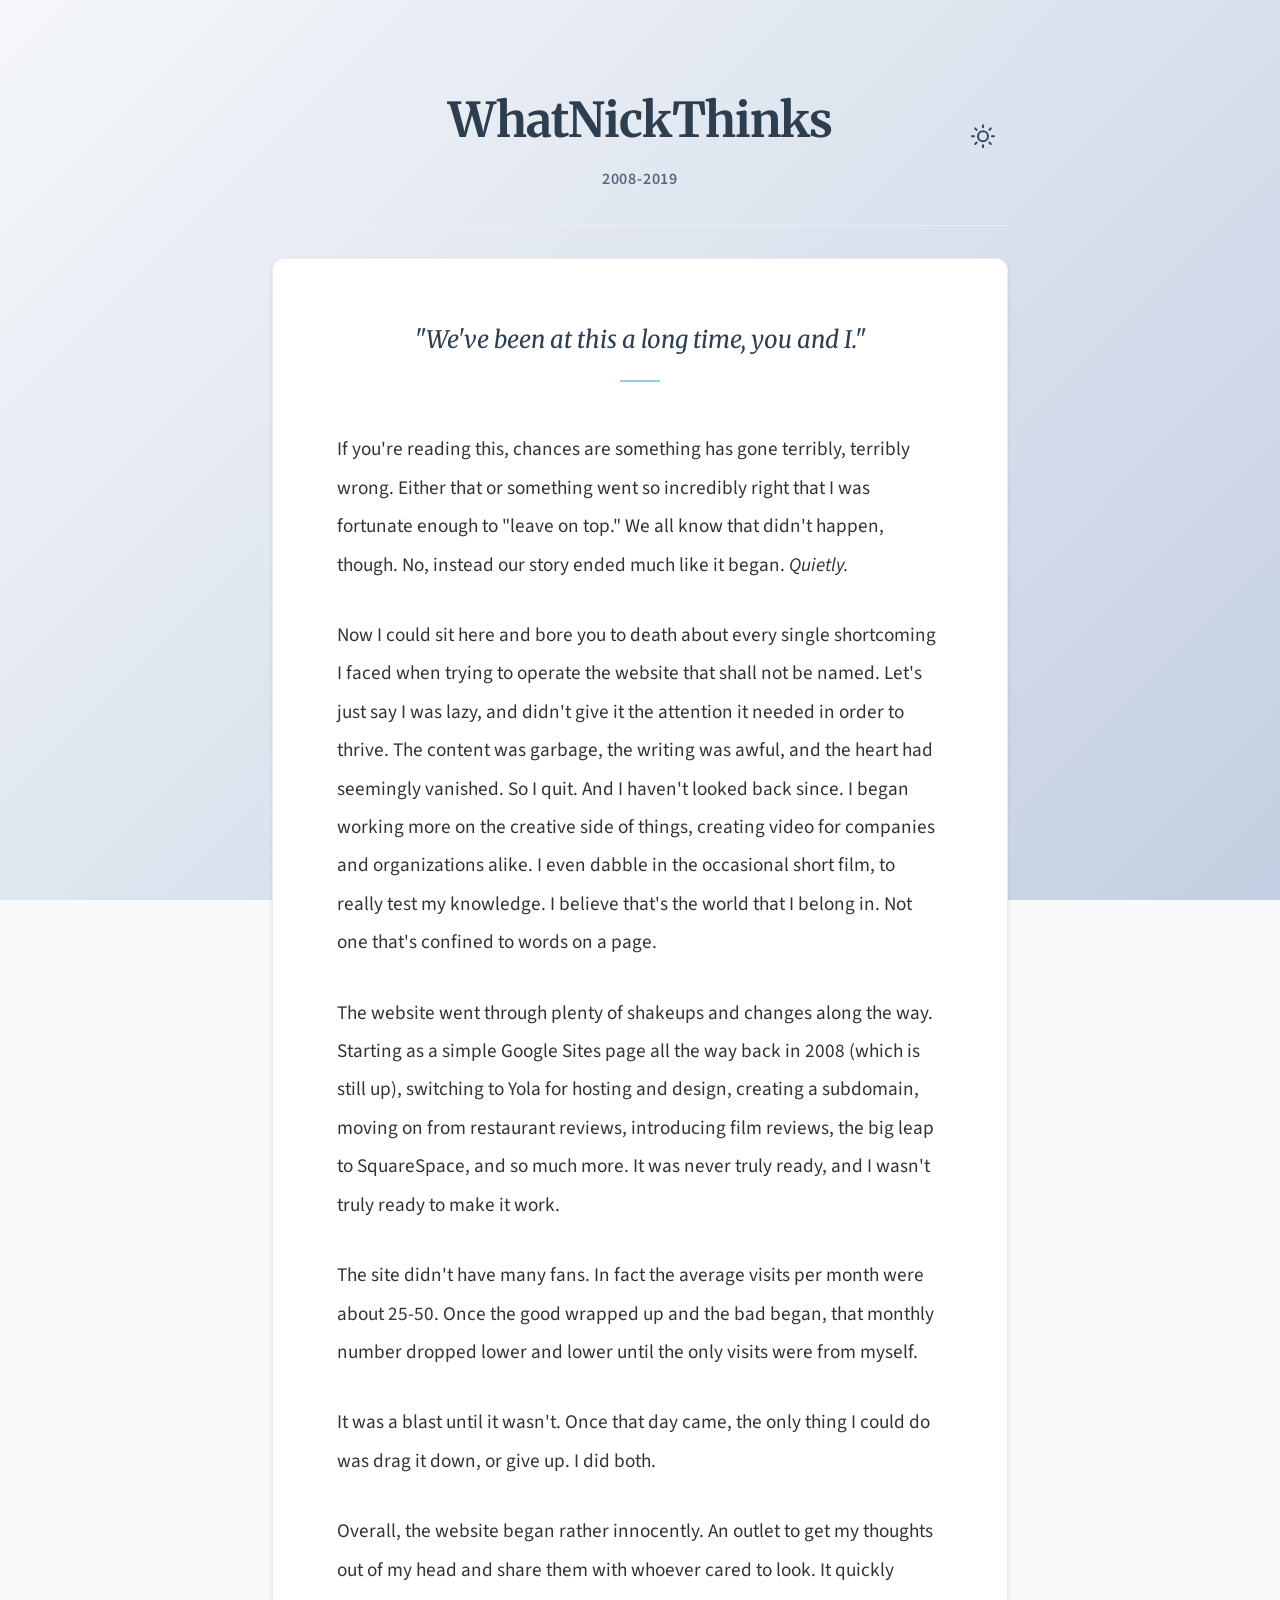
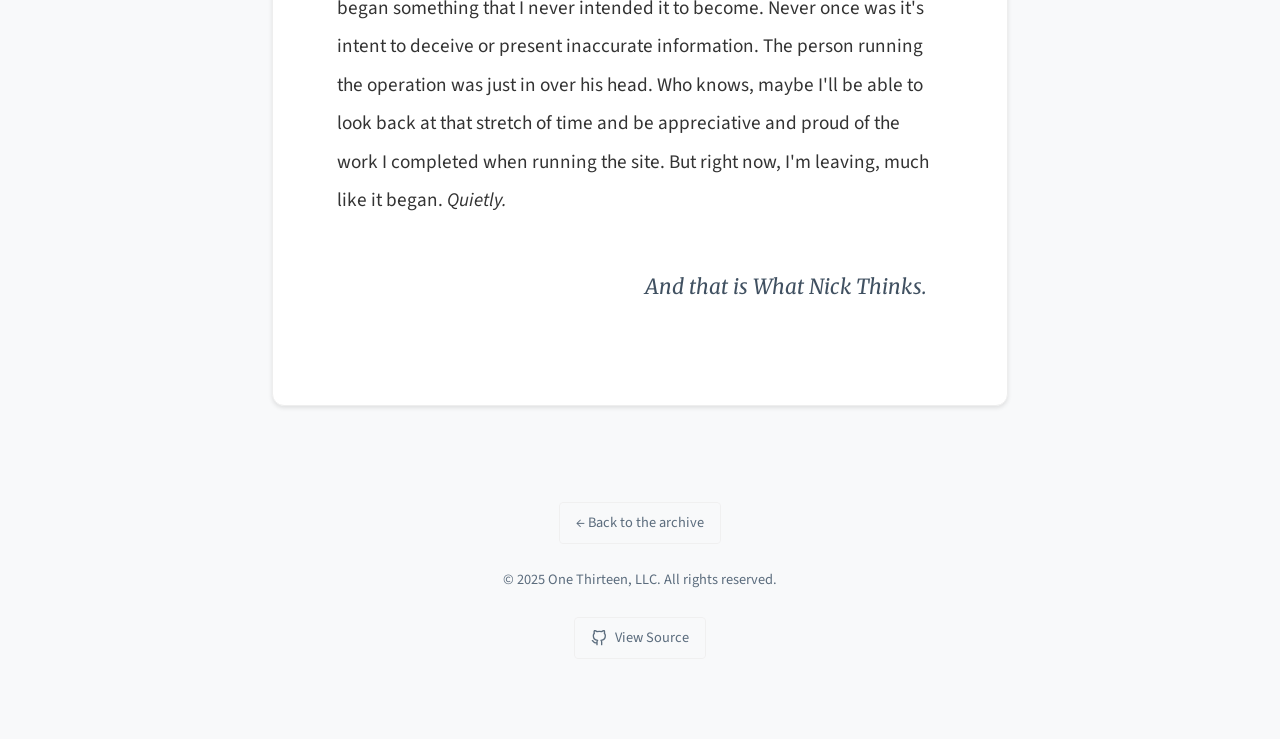
<file: letter/index.html>
<!DOCTYPE html>
<html lang="en">
<head>
    <meta charset="UTF-8">
    <meta name="viewport" content="width=device-width, initial-scale=1.0">
    <title>Hello, old friend. | WhatNickThinks</title>
    <link rel="stylesheet" href="styles.css">
    <link rel="preconnect" href="https://fonts.googleapis.com">
    <link rel="preconnect" href="https://fonts.gstatic.com" crossorigin>
    <link href="https://fonts.googleapis.com/css2?family=Merriweather:ital,wght@0,400;0,700;1,400&family=Source+Sans+Pro:wght@400;600&display=swap" rel="stylesheet">
    
    <!-- Favicon -->
    <link rel="icon" type="image/x-icon" href="../favicon/favicon.ico">
    <link rel="icon" type="image/png" sizes="96x96" href="../favicon/favicon-96x96.png">
    <link rel="icon" type="image/svg+xml" href="../favicon/favicon.svg">
    <link rel="apple-touch-icon" href="../favicon/apple-touch-icon.png">
    <link rel="manifest" href="../favicon/site.webmanifest">
    <meta name="theme-color" content="#2c3e50">
</head>
<body>
    <div class="container">
        <header>
            <div class="header-content">
                <h1>WhatNickThinks</h1>
                <p class="subtitle">2008-2019</p>
            </div>
            <button id="theme-toggle" aria-label="Toggle dark mode">
                <svg class="sun-icon" xmlns="http://www.w3.org/2000/svg" width="24" height="24" viewBox="0 0 24 24" fill="none" stroke="currentColor" stroke-width="2" stroke-linecap="round" stroke-linejoin="round">
                    <circle cx="12" cy="12" r="5"></circle>
                    <line x1="12" y1="1" x2="12" y2="3"></line>
                    <line x1="12" y1="21" x2="12" y2="23"></line>
                    <line x1="4.22" y1="4.22" x2="5.64" y2="5.64"></line>
                    <line x1="18.36" y1="18.36" x2="19.78" y2="19.78"></line>
                    <line x1="1" y1="12" x2="3" y2="12"></line>
                    <line x1="21" y1="12" x2="23" y2="12"></line>
                    <line x1="4.22" y1="19.78" x2="5.64" y2="18.36"></line>
                    <line x1="18.36" y1="5.64" x2="19.78" y2="4.22"></line>
                </svg>
                <svg class="moon-icon" xmlns="http://www.w3.org/2000/svg" width="24" height="24" viewBox="0 0 24 24" fill="none" stroke="currentColor" stroke-width="2" stroke-linecap="round" stroke-linejoin="round">
                    <path d="M21 12.79A9 9 0 1 1 11.21 3 7 7 0 0 0 21 12.79z"></path>
                </svg>
            </button>
        </header>
        <main>
            <div class="letter">
                <p class="opening">"We've been at this a long time, you and I."</p>
                
                <p>If you're reading this, chances are something has gone terribly, terribly wrong. Either that or something went so incredibly right that I was fortunate enough to "leave on top." We all know that didn't happen, though. No, instead our story ended much like it began. <i>Quietly.</i></p>
                
                <p>Now I could sit here and bore you to death about every single shortcoming I faced when trying to operate the website that shall not be named. Let's just say I was lazy, and didn't give it the attention it needed in order to thrive. The content was garbage, the writing was awful, and the heart had seemingly vanished. So I quit. And I haven't looked back since. I began working more on the creative side of things, creating video for companies and organizations alike. I even dabble in the occasional short film, to really test my knowledge. I believe that's the world that I belong in. Not one that's confined to words on a page.</p>
                
                <p>The website went through plenty of shakeups and changes along the way. Starting as a simple Google Sites page all the way back in 2008 (which is still up), switching to Yola for hosting and design, creating a subdomain, moving on from restaurant reviews, introducing film reviews, the big leap to SquareSpace, and so much more. It was never truly ready, and I wasn't truly ready to make it work.</p>
                
                <p>The site didn't have many fans. In fact the average visits per month were about 25-50. Once the good wrapped up and the bad began, that monthly number dropped lower and lower until the only visits were from myself.</p>
                
                <p>It was a blast until it wasn't. Once that day came, the only thing I could do was drag it down, or give up. I did both.</p>
                
                <p>Overall, the website began rather innocently. An outlet to get my thoughts out of my head and share them with whoever cared to look. It quickly began something that I never intended it to become. Never once was it's intent to deceive or present inaccurate information. The person running the operation was just in over his head. Who knows, maybe I'll be able to look back at that stretch of time and be appreciative and proud of the work I completed when running the site. But right now, I'm leaving, much like it began. <i>Quietly.</i></p>
                
                <p class="closing">And that is What Nick Thinks.</p>
            </div>
        </main>
        <footer>
            <a href="../" class="view-source">← Back to the archive</a>
            <p>© 2025 One Thirteen, LLC. All rights reserved.</p>
            <a href="https://github.com/onethirteenco/whatnickthinks" class="view-source" target="_blank" rel="noopener noreferrer">
                <svg xmlns="http://www.w3.org/2000/svg" width="16" height="16" viewBox="0 0 24 24" fill="none" stroke="currentColor" stroke-width="2" stroke-linecap="round" stroke-linejoin="round">
                    <path d="M9 19c-5 1.5-5-2.5-7-3m14 6v-3.87a3.37 3.37 0 0 0-.94-2.61c3.14-.35 6.44-1.54 6.44-7A5.44 5.44 0 0 0 20 4.77 5.07 5.07 0 0 0 19.91 1S18.73.65 16 2.48a13.38 13.38 0 0 0-7 0C6.27.65 5.09 1 5.09 1A5.07 5.07 0 0 0 5 4.77a5.44 5.44 0 0 0-1.5 3.78c0 5.42 3.3 6.61 6.44 7A3.37 3.37 0 0 0 9 18.13V22"></path>
                </svg>
                View Source
            </a>
        </footer>
    </div>
    <script>
        const themeToggle = document.getElementById('theme-toggle');
        const prefersDarkScheme = window.matchMedia('(prefers-color-scheme: dark)');
        
        // Check for saved theme preference or use system preference
        const currentTheme = localStorage.getItem('theme') || 
            (prefersDarkScheme.matches ? 'dark' : 'light');
        
        // Set initial theme
        if (currentTheme === 'dark') {
            document.body.classList.add('dark-theme');
        } else {
            document.body.classList.remove('dark-theme');
        }
        
        themeToggle.addEventListener('click', () => {
            const isDark = document.body.classList.contains('dark-theme');
            if (isDark) {
                document.body.classList.remove('dark-theme');
                localStorage.setItem('theme', 'light');
            } else {
                document.body.classList.add('dark-theme');
                localStorage.setItem('theme', 'dark');
            }
        });
    </script>
</body>
</html>
</file>
<file: letter/styles.css>
:root {
    --primary-color: #2c3e50;
    --secondary-color: #546e7a;
    --text-color: #2c3e50;
    --background-color: #f8f9fa;
    --background-gradient: linear-gradient(135deg, #f5f7fa 0%, #c3cfe2 100%);
    --max-width: 800px;
    --card-background: rgba(255, 255, 255, 0.95);
    --card-shadow: 0 10px 30px rgba(0, 0, 0, 0.05);
    --border-color: rgba(0, 0, 0, 0.05);
    --accent-color: #3498db;
}

.dark-theme {
    --primary-color: #e0e0e0;
    --secondary-color: #a0a0a0;
    --text-color: #d4d4d4;
    --background-color: #121212;
    --background-gradient: linear-gradient(135deg, #1a1c20 0%, #0f1012 100%);
    --card-background: rgba(30, 30, 30, 0.95);
    --card-shadow: 0 10px 30px rgba(0, 0, 0, 0.2);
    --border-color: rgba(255, 255, 255, 0.05);
    --accent-color: #64b5f6;
}

* {
    margin: 0;
    padding: 0;
    box-sizing: border-box;
}

body {
    font-family: 'Source Sans Pro', -apple-system, BlinkMacSystemFont, 'Segoe UI', Roboto, Oxygen, Ubuntu, Cantarell, 'Open Sans', 'Helvetica Neue', sans-serif;
    line-height: 1.7;
    color: var(--text-color);
    background-color: var(--background-color);
    background-image: var(--background-gradient);
    background-attachment: fixed;
    min-height: 100vh;
    transition: background-color 0.5s ease, color 0.3s ease;
}

body:not(.dark-theme) {
    --primary-color: #2c3e50;
    --secondary-color: #34495e;
    --text-color: #333;
    --background-color: #f8f9fa;
    --card-background: white;
    --card-shadow: 0 2px 4px rgba(0, 0, 0, 0.1);
    --border-color: #eee;
}

body.dark-theme {
    --primary-color: #ebeaed;
    --secondary-color: #B0B0B0;
    --text-color: #E0E0E0;
    --background-color: #121212;
    --card-background: #1e1e1e;
    --card-shadow: 0 2px 4px rgba(0, 0, 0, 0.3);
    --border-color: #444444;
}

.container {
    max-width: var(--max-width);
    margin: 0 auto;
    padding: 3rem 2rem;
    opacity: 0;
    animation: fadeIn 1.2s ease-out forwards;
}

@keyframes fadeIn {
    from {
        opacity: 0;
        transform: translateY(20px);
    }
    to {
        opacity: 1;
        transform: translateY(0);
    }
}

header {
    text-align: center;
    margin-bottom: 2rem;
    padding: 2rem 0;
    border-bottom: 1px solid var(--border-color);
    position: relative;
    display: flex;
    flex-direction: column;
    justify-content: center;
    align-items: center;
    gap: 1rem;
}

.header-content {
    text-align: center;
    width: 100%;
}

#theme-toggle {
    position: relative;
    background: none;
    border: none;
    cursor: pointer;
    padding: 0.8rem;
    color: var(--secondary-color);
    transition: all 0.3s ease;
    display: flex;
    justify-content: center;
    align-items: center;
    border-radius: 50%;
}

#theme-toggle:hover {
    color: var(--primary-color);
    background-color: rgba(0,0,0,0.05);
}

body.dark-theme #theme-toggle:hover {
    background-color: rgba(255,255,255,0.1);
}

#theme-toggle svg {
    width: 24px;
    height: 24px;
}

.sun-icon {
    display: none;
}

.moon-icon {
    display: block;
}

body:not(.dark-theme) .sun-icon {
    display: block;
}

body:not(.dark-theme) .moon-icon {
    display: none;
}

body.dark-theme .sun-icon {
    display: none;
}

body.dark-theme .moon-icon {
    display: block;
}

h1 {
    font-family: 'Merriweather', serif;
    font-size: 3rem;
    color: var(--primary-color);
    margin-bottom: 0.25rem;
    letter-spacing: -0.02em;
}

.subtitle {
    font-family: 'Source Sans Pro', sans-serif;
    font-size: 1rem;
    color: var(--secondary-color);
    font-weight: 600;
    letter-spacing: 0.05em;
    text-transform: uppercase;
    opacity: 0.8;
}

.letter {
    background: var(--card-background);
    padding: 4rem;
    border-radius: 12px;
    box-shadow: var(--card-shadow);
    margin-bottom: 3rem;
    border: 1px solid var(--border-color);
    backdrop-filter: blur(10px);
    transition: box-shadow 0.3s ease;
}

.letter:hover {
    box-shadow: 0 15px 40px rgba(0,0,0,0.08);
}

.letter p {
    margin-bottom: 2rem;
    font-size: 1.2rem;
    line-height: 2;
    color: var(--text-color);
}

.letter .opening {
    font-family: 'Merriweather', serif;
    font-size: 1.5rem;
    font-style: italic;
    color: var(--primary-color);
    text-align: center;
    margin-bottom: 3rem;
    padding: 0 1rem;
    position: relative;
    line-height: 1.4;
}

.letter .opening::after {
    content: '';
    display: block;
    width: 40px;
    height: 2px;
    background-color: var(--accent-color);
    margin: 1.5rem auto 0;
    opacity: 0.5;
}

.letter .closing {
    font-family: 'Merriweather', serif;
    font-size: 1.3rem;
    font-style: italic;
    color: var(--primary-color);
    text-align: right;
    margin-top: 3rem;
    padding-right: 1rem;
    opacity: 0.9;
}

footer {
    text-align: center;
    padding: 3rem 0 2rem;
    color: var(--secondary-color);
    font-size: 0.9rem;
    display: flex;
    flex-direction: column;
    align-items: center;
    gap: 1.5rem;
    opacity: 0.8;
    transition: opacity 0.3s ease;
}

footer:hover {
    opacity: 1;
}

.view-source {
    display: inline-flex;
    align-items: center;
    gap: 0.5rem;
    color: var(--secondary-color);
    text-decoration: none;
    padding: 0.5rem 1rem;
    border: 1px solid var(--border-color);
    border-radius: 4px;
    transition: all 0.3s ease;
}

.view-source:hover {
    color: var(--primary-color);
    border-color: var(--primary-color);
    background-color: var(--card-background);
}

.view-source svg {
    width: 16px;
    height: 16px;
}

@media (min-width: 769px) {
    header {
        flex-direction: row;
        gap: 0;
    }
    
    .header-content {
        margin-bottom: 0;
    }
    
    #theme-toggle {
        position: absolute;
        right: 0;
        top: 50%;
        transform: translateY(-50%);
        width: auto;
    }
}

@media (max-width: 768px) {
    .container {
        padding: 1.5rem 1rem;
    }
    
    h1 {
        font-size: 2.2rem;
    }
    
    h2 {
        font-size: 1.5rem;
        margin: 2rem 0 1rem;
    }
    
    .letter {
        padding: 2.5rem 2rem;
    }
    
    .letter .opening {
        font-size: 1.2rem;
        padding: 0 1rem;
    }
    
    .letter .closing {
        font-size: 1.1rem;
        padding-right: 1rem;
    }
    
    #theme-toggle {
        margin: 0 auto;
    }
}
</file>
